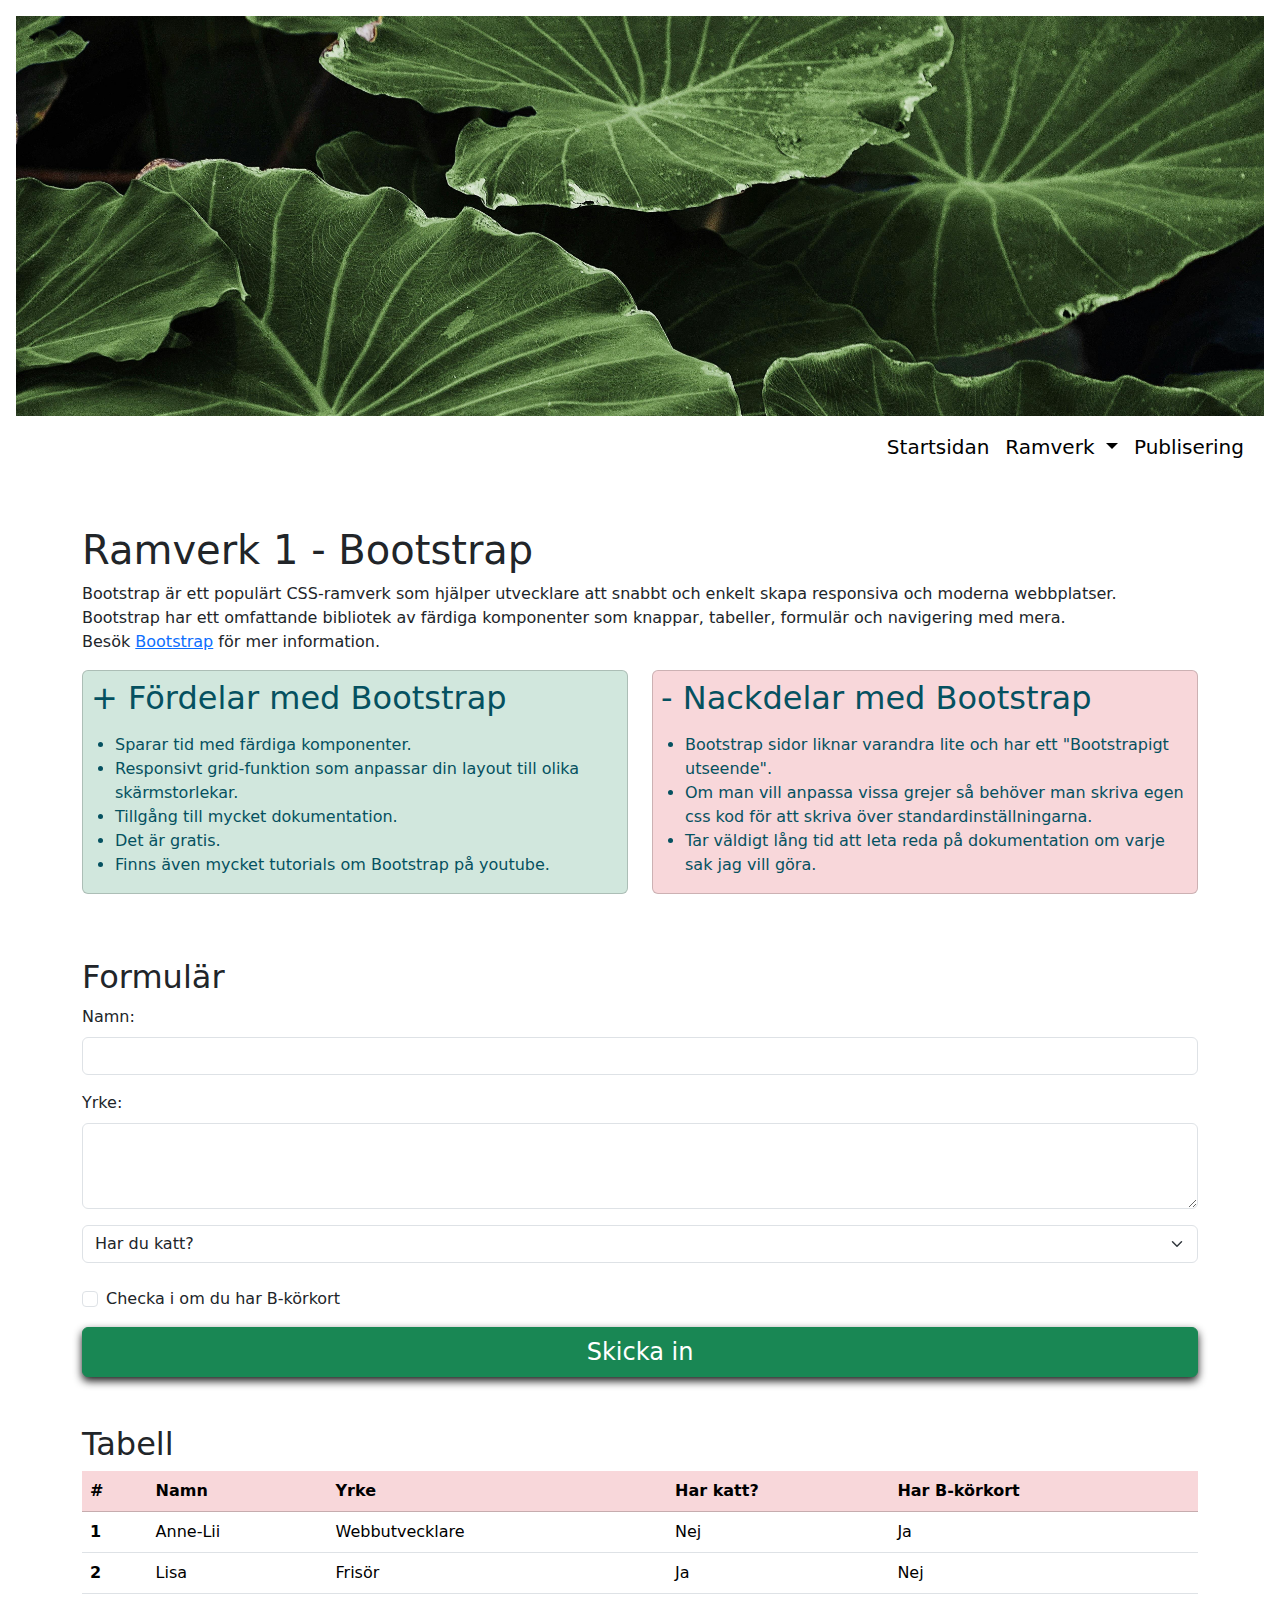
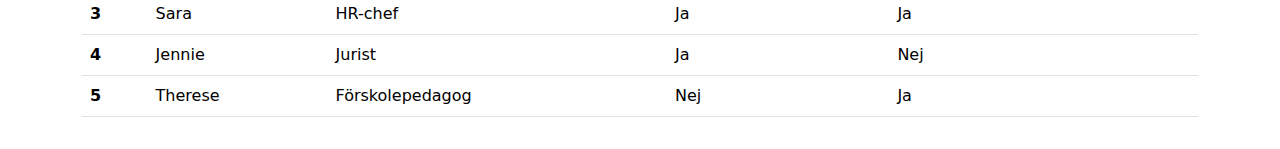
<file: bootstrap.html>
<!-- Kod skriven av Anne-Lii Hansen anha2324@student.miun.se
 En webbplats om CSS ramverk. två undersidor med två olika ramverk samt en sida för publisering -->
<!DOCTYPE html>
<html lang="en">

<head>
    <meta charset="UTF-8">
    <meta name="viewport" content="width=device-width, initial-scale=1.0">
    <link href="https://cdn.jsdelivr.net/npm/bootstrap@5.3.3/dist/css/bootstrap.min.css" rel="stylesheet" integrity="sha384-QWTKZyjpPEjISv5WaRU9OFeRpok6YctnYmDr5pNlyT2bRjXh0JMhjY6hW+ALEwIH" crossorigin="anonymous"> <!-- CDN för bootstrap CSS ramverk -->
    <script defer src="bootstrap.js"></script>
    <title>CSS Ramverk</title>
</head>

<body class="p-3 m-0 border-0 bd-example m-0 border-0">
    <header>
        <!-- Bakgrundsbild header -->
        <picture>
            <img src="images/plants.jpg" alt="Växter" class="img-fluid"
                style="max-height: 400px; width: 100%; object-fit: cover;">
        </picture>

        <!-- Navigering -->
        <nav class="navbar navbar-expand-lg">
            <div class="container-fluid">
                <button class="navbar-toggler ms-auto" type="button" data-bs-toggle="collapse"
                    data-bs-target="#navbarSupportedContent" aria-controls="navbarSupportedContent"
                    aria-expanded="false" aria-label="Toggle navigation">
                    <span class="navbar-toggler-icon"></span>
                </button>
                <div class="collapse navbar-collapse" id="navbarSupportedContent">
                    <ul class="navbar-nav ms-auto mb-2 mb-lg-0">
                        <li class="nav-item">
                            <a class="nav-link active fs-5 text-black" aria-current="page"
                                href="index.html">Startsidan</a>
                        </li>
                        <li class="nav-item dropdown">
                            <a class="nav-link dropdown-toggle fs-5 text-black" href="#" role="button"
                                data-bs-toggle="dropdown" aria-expanded="false">
                                Ramverk
                            </a>
                            <ul class="dropdown-menu">
                                <li><a class="dropdown-item text-black" href="bootstrap.html">Bootstrap</a></li>
                                <li><a class="dropdown-item text-black" href="bulma.html">Bulma</a></li>
                        </li>
                    </ul>
                    </li>
                    <li class="nav-item">
                        <a class="nav-link active fs-5 text-black" aria-current="page"
                            href="publish.html">Publisering</a>
                    </li>
                    </ul>

                </div>
            </div>
        </nav>
    </header>

    <main>
        <div class="container text-left">
            <div class="row">
                <div class="col p-10">
                    <h1 class="mt-5">Ramverk 1 - Bootstrap</h1>
                    <p>
                        Bootstrap är ett populärt CSS-ramverk som hjälper utvecklare att snabbt och enkelt skapa
                        responsiva och moderna webbplatser.
                        Bootstrap har ett omfattande bibliotek av färdiga komponenter som knappar, tabeller, formulär
                        och navigering med mera.<br>
                        Besök <a href="https://getbootstrap.com/" target="_blank">Bootstrap</a> för mer information.
                    </p>
                    <div class="row">
                        <div class="col-md-6 mb-3">
                            <div class="card bg-success-subtle text-info-emphasis " style="max-width: 100%;">
                                <h2 class=" p-2">+ Fördelar med Bootstrap</h2>
                                <ul>
                                    <li>Sparar tid med färdiga komponenter.</li>
                                    <li>Responsivt grid-funktion som anpassar din layout till olika skärmstorlekar.</li>
                                    <li>Tillgång till mycket dokumentation.</li>
                                    <li>Det är gratis.</li>
                                    <li>Finns även mycket tutorials om Bootstrap på youtube.</li>
                                </ul>
                            </div>
                        </div>
                        <div class="col-md-6 mb-3">
                            <div class="card bg-danger-subtle text-info-emphasis" style="max-width: 100%;">
                                <h2 class="p-2">- Nackdelar med Bootstrap</h2>
                                <ul>
                                    <li>Bootstrap sidor liknar varandra lite och har ett "Bootstrapigt utseende".</li>
                                    <li>Om man vill anpassa vissa grejer så behöver man skriva egen css kod för att
                                        skriva över standardinställningarna.</li>
                                    <li>Tar väldigt lång tid att leta reda på dokumentation om varje sak jag vill göra.
                                    </li>
                                </ul>
                            </div>
                        </div>
                    </div>

                </div>
            </div>

            <div class="row ">
                <!-- Formuläret -->
                <div class="container">
                    <h2 class="mt-5">Formulär</h2>
                    <form id="userForm" style="width:100%" onsubmit="addRow(event)"><!-- klickevent för submit -->

                        <div class="mb-3">
                            <label for="name" class="form-label">Namn:</label>
                            <input type="name" class="form-control" id="name" name="name">
                        </div>
                        <div class="mb-3">
                            <label for="work" class="form-label">Yrke:</label>
                            <textarea class="form-control" id="work" name="work" rows="3"></textarea>
                        </div>

                        <select class="form-select" aria-label="Default select example" id="cat">
                            <option selected>Har du katt?</option>
                            <option value="1">Ja</option>
                            <option value="2">Nej</option>
                        </select>
                        <br>
                        <div class="mb-3 form-check">
                            <input type="checkbox" class="form-check-input" id="check">
                            <label class="form-check-label" for="check">Checka i om du har B-körkort</label>
                        </div>

                        <div class="d-grid gap-2">
                            <button type="submit" class="btn btn-success fs-4"
                                style="box-shadow: 0px 4px 8px rgba(0, 0, 0, 0.9);">Skicka in</button>
                        </div>

                    </form>
                </div>

                <!-- Tabellen -->
                <div class=" container">
                    <h2 class="mt-5">Tabell</h2>
                    <table class="table">
                        <thead>
                            <tr>
                                <th class="table-danger" scope="col">#</th>
                                <th class="table-danger" scope="col">Namn</th>
                                <th class="table-danger" scope="col">Yrke</th>
                                <th class="table-danger" scope="col">Har katt?</th>
                                <th class="table-danger" scope="col">Har B-körkort</th>
                            </tr>
                        </thead>
                        <tbody>
                            <tr>
                                <th scope="row">1</th>
                                <td>Anne-Lii</td>
                                <td>Webbutvecklare</td>
                                <td>Nej</td>
                                <td>Ja</td>
                            </tr>
                            <tr>
                                <th scope="row">2</th>
                                <td>Lisa</td>
                                <td>Frisör</td>
                                <td>Ja</td>
                                <td>Nej</td>
                            </tr>
                            <tr>
                                <th scope="row">3</th>
                                <td>Sara</td>
                                <td>HR-chef</td>
                                <td>Ja</td>
                                <td>Ja</td>
                            </tr>
                            <tr>
                                <th scope="row">4</th>
                                <td>Jennie</td>
                                <td>Jurist</td>
                                <td>Ja</td>
                                <td>Nej</td>
                            </tr>
                            <tr>
                                <th scope="row">5</th>
                                <td>Therese</td>
                                <td>Förskolepedagog</td>
                                <td>Nej</td>
                                <td>Ja</td>
                            </tr>
                        </tbody>
                    </table>
                </div>
            </div>
    </main>
    <script src="https://cdn.jsdelivr.net/npm/bootstrap@5.3.3/dist/js/bootstrap.bundle.min.js"></script>
</body>

</html>
</file>
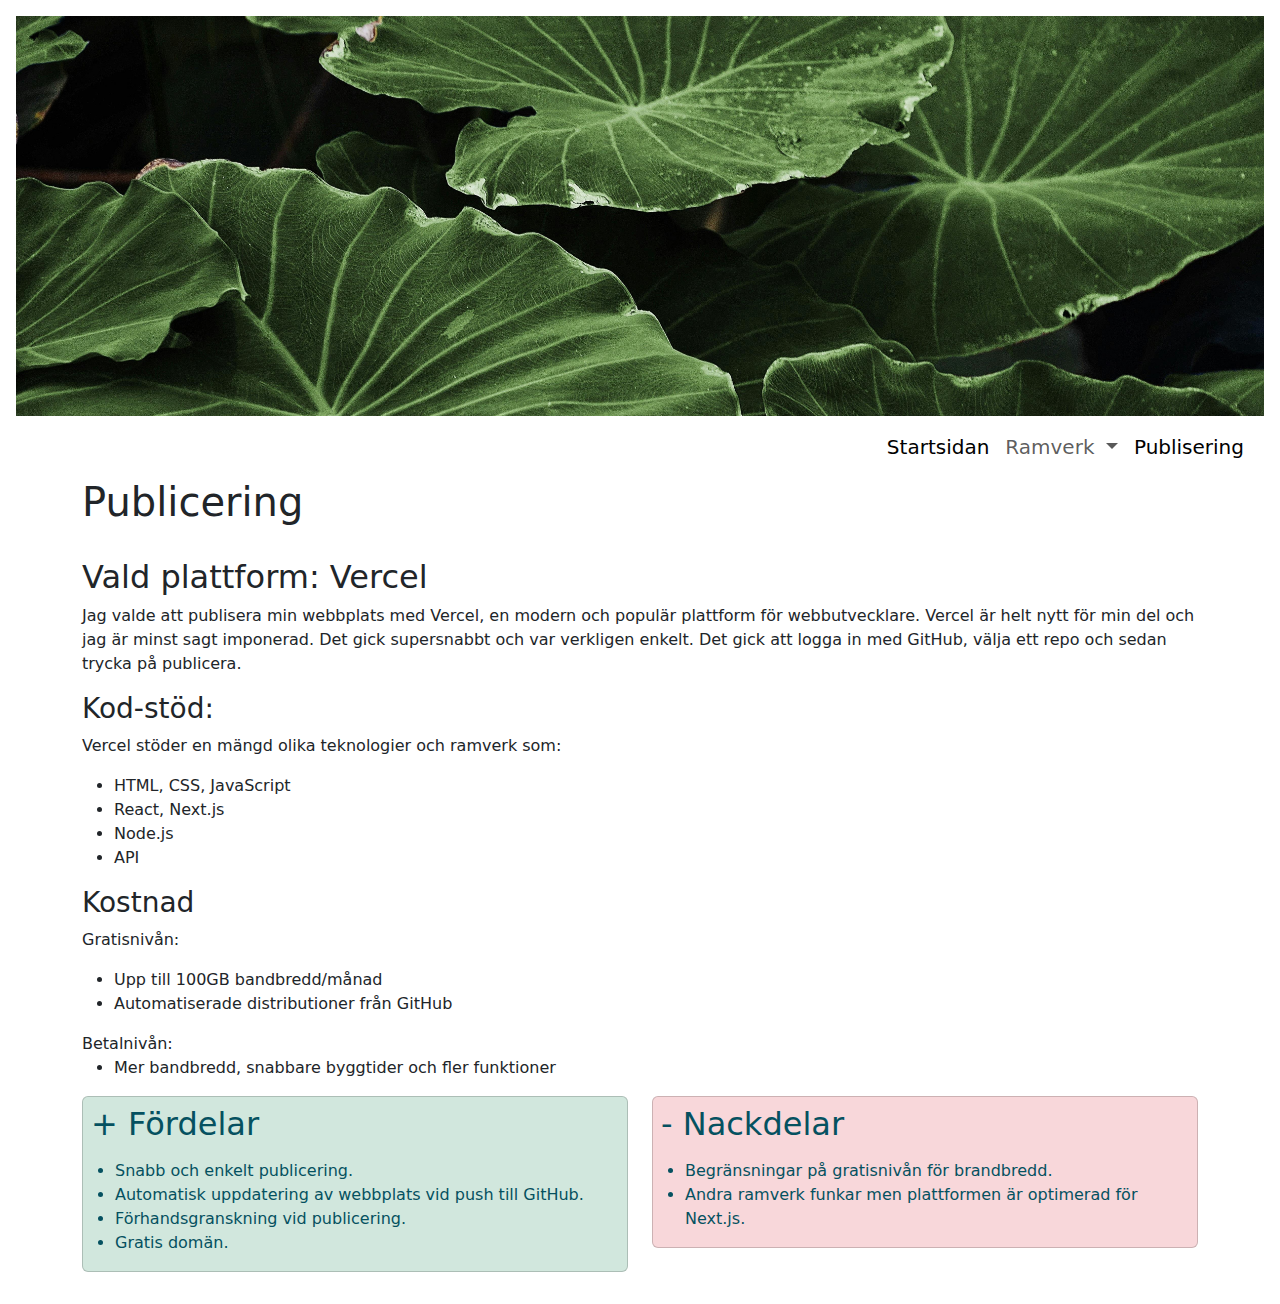
<file: publish.html>
<!-- Kod skriven av Anne-Lii Hansen anha2324@student.miun.se
 En webbplats där en undersida är skapad med CSS ramverket Bootstrap och en undersida är skapad med CSS ramverket Bulma samt en undersida med info om publiceringen -->
<!DOCTYPE html>
<html lang="en">

<head>
    <meta charset="UTF-8">
    <meta name="viewport" content="width=device-width, initial-scale=1.0">
    <link href="https://cdn.jsdelivr.net/npm/bootstrap@5.3.3/dist/css/bootstrap.min.css" rel="stylesheet"
        integrity="sha384-QWTKZyjpPEjISv5WaRU9OFeRpok6YctnYmDr5pNlyT2bRjXh0JMhjY6hW+ALEwIH" crossorigin="anonymous">

    <title>CSS Ramverk</title>
</head>

<body class="p-3 m-0 border-0 bd-example m-0 border-0">
    <header>
        <!-- Bakgrundsbild header -->
        <picture>
            <img src="images/plants.jpg" alt="Växter" class="img-fluid"
                style="max-height: 400px; width: 100%; object-fit: cover;">
        </picture>

        <!-- Navigering för liten och stor skärm -->
        <nav class="navbar navbar-expand-lg mx-auto justify-content-center">
            <div class="container-fluid ">

                <button class="navbar-toggler ms-auto" type="button" data-bs-toggle="collapse"
                    data-bs-target="#navbarSupportedContent" aria-controls="navbarSupportedContent"
                    aria-expanded="false" aria-label="Toggle navigation">
                    <span class="navbar-toggler-icon"></span>
                </button>
                <div class="collapse navbar-collapse justify-content-end" id="navbarSupportedContent">
                    <ul class="navbar-nav mb-2 mb-lg-0">
                        <li class="nav-item">
                            <a class="nav-link active fs-5" aria-current="page" href="index.html">Startsidan</a>
                        </li>
                        <li class="nav-item dropdown">
                            <a class="nav-link dropdown-toggle fs-5" href="#" role="button" data-bs-toggle="dropdown"
                                aria-expanded="false">
                                Ramverk
                            </a>
                            <ul class="dropdown-menu dropdown-menu-end">
                                <li><a class="dropdown-item" href="bootstrap.html">Bootstrap</a></li>
                                <li><a class="dropdown-item" href="bulma.html">Bulma</a></li>
                        </li>
                    </ul>
                    </li>
                    <li class="nav-item">
                        <a class="nav-link active fs-5" aria-current="page" href="publish.html">Publisering</a>
                    </li>
                    </ul>

                </div>
            </div>
        </nav>
    </header>

    <main>
        <div class="container text-left">
            <h1>Publicering</h1>
            <br>
            <h2>Vald plattform: Vercel</h2>
            <p>
                Jag valde att publisera min webbplats med Vercel, en modern och populär plattform för webbutvecklare.
                Vercel är helt nytt för min del och jag är minst sagt imponerad.
                Det gick supersnabbt och var verkligen enkelt.
                Det gick att logga in med GitHub, välja ett repo och sedan trycka på publicera.
            </p>
            <h3>Kod-stöd:</h3>
            <p>
                Vercel stöder en mängd olika teknologier och ramverk som:
            <ul>
                <li>HTML, CSS, JavaScript</li>
                <li>React, Next.js</li>
                <li> Node.js</li>
                <li>API</li>
            </ul>
            </p>
            <h3>Kostnad</h3>
            <p>
                Gratisnivån:
            <ul>
                <li>Upp till 100GB bandbredd/månad</li>
                <li>Automatiserade distributioner från GitHub</li>
            </ul>

            Betalnivån:
            <ul>
                <li>Mer bandbredd, snabbare byggtider och fler funktioner</li>
            </ul>
            </p>

            <!-- Div med för och nackdelar -->
            <div class="row">
                <div class="col-md-6 mb-3">
                    <div class="card bg-success-subtle text-info-emphasis " style="max-width: 100%;">
                        <h2 class=" p-2">+ Fördelar</h2>
                        <ul>
                            <li>Snabb och enkelt publicering. </li>
                            <li>Automatisk uppdatering av webbplats vid push till GitHub.</li>
                            <li>Förhandsgranskning vid publicering.</li>
                            <li>Gratis domän.</li>
                        </ul>
                    </div>
                </div>
                <div class="col-md-6 mb-3">
                    <div class="card bg-danger-subtle text-info-emphasis" style="max-width: 100%;">
                        <h2 class="p-2">- Nackdelar</h2>
                        <ul>
                            <li>Begränsningar på gratisnivån för brandbredd.</li>
                            <li>Andra ramverk funkar men plattformen är optimerad för Next.js.</li>
                        </ul>
                    </div>
                </div>
            </div>
        </div>
    </main>
    <script src="https://cdn.jsdelivr.net/npm/bootstrap@5.3.3/dist/js/bootstrap.bundle.min.js"></script>
</body>

</html>
</file>
